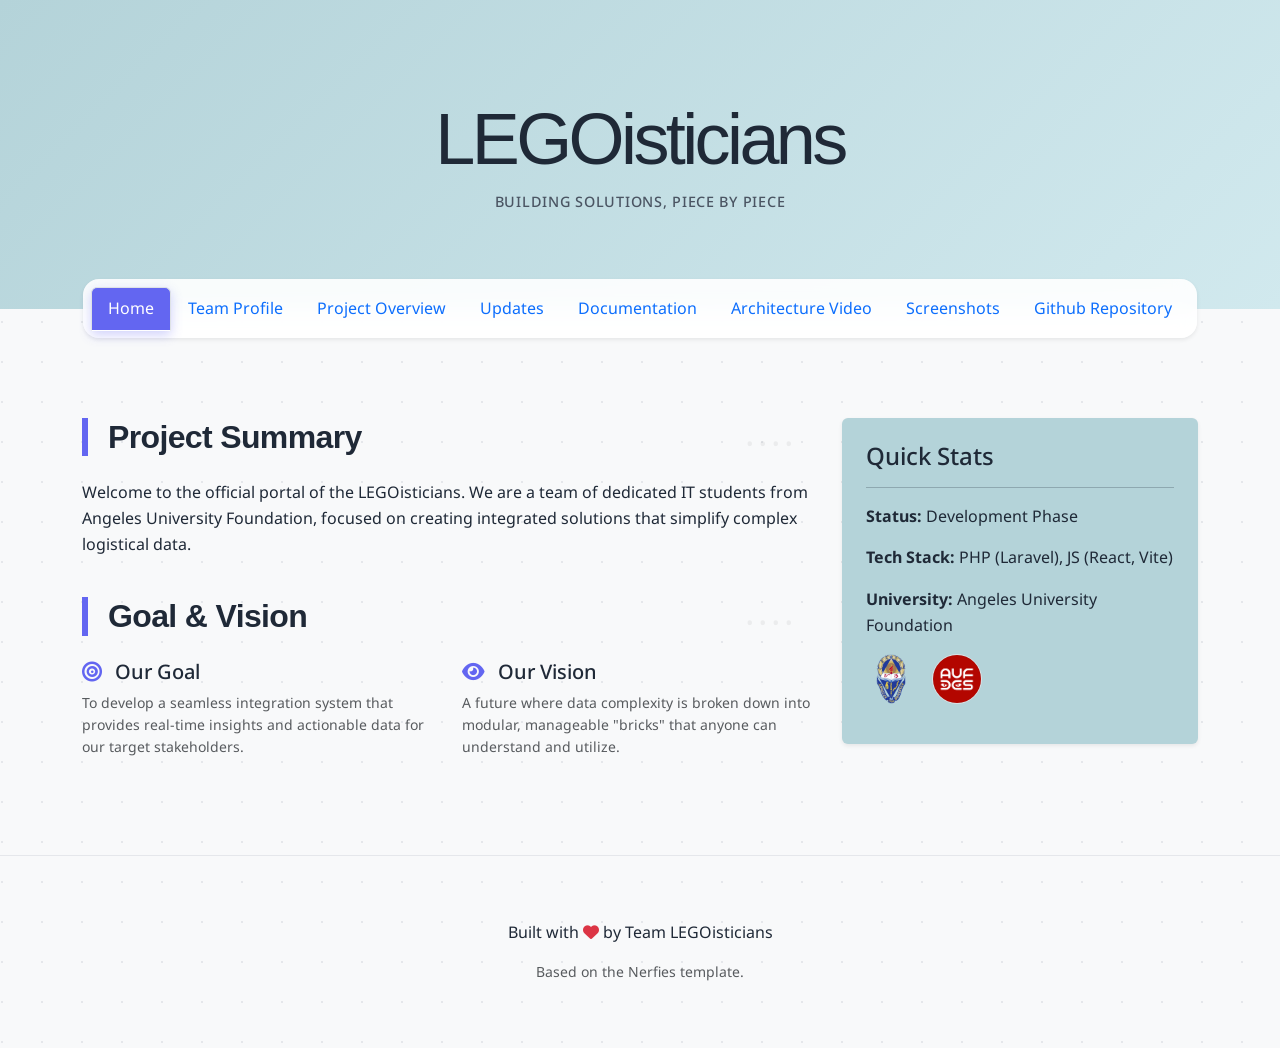
<file: index.html>
<!DOCTYPE html>
<html lang="en">
<head>
  <meta charset="utf-8">
  <meta name="viewport" content="width=device-width, initial-scale=1">
  <title>LEGOisticians - Home</title>
  <link href="https://fonts.googleapis.com/css?family=Google+Sans|Noto+Sans|Castoro" rel="stylesheet">
  <link href="https://cdn.jsdelivr.net/npm/bootstrap@5.3.0/dist/css/bootstrap.min.css" rel="stylesheet">
  <link rel="stylesheet" href="https://cdnjs.cloudflare.com/ajax/libs/font-awesome/6.4.0/css/all.min.css">
  <link rel="stylesheet" href="style.css">
</head>
<body>

<header class="hero text-center">
  <div class="container">
    <h1 class="display-4">LEGOisticians</h1>
    <p class="lead">Building Solutions, Piece by Piece</p>
  </div>
</header>

<div class="container sticky-top">
  <ul class="nav nav-tabs shadow-sm">
    <li class="nav-item">
      <a class="nav-link active" href="index.html">Home</a>
    </li>
    <li class="nav-item">
      <a class="nav-link" href="team.html">Team Profile</a>
    </li>
    <li class="nav-item">
      <a class="nav-link" href="overview.html">Project Overview</a>
    </li>
    <li class="nav-item">
      <a class="nav-link" href="updates.html">Updates</a>
    </li>
    <li class="nav-item">
      <a class="nav-link" href="documentation.html">Documentation</a>
    </li>
    <li class="nav-item">
      <a class="nav-link" href="video.html">Architecture Video</a>
    </li>
    <li class="nav-item">
      <a class="nav-link" href="screenshots.html">Screenshots</a>
    </li>
    <li class="nav-item">
      <a class="nav-link" href="repository.html">Github Repository</a>
    </li>
  </ul>
</div>

<main class="content-area">
  <div class="container">
    <div class="row g-4">
      <div class="col-md-8">
        <div class="section-card mb-4">
          <h2 class="accent-border mb-4">Project Summary</h2>
          <p>Welcome to the official portal of the LEGOisticians. We are a team of dedicated IT students from Angeles University Foundation, focused on creating integrated solutions that simplify complex logistical data.</p>
        </div>
        <div class="section-card">
          <h2 class="accent-border mb-4">Goal & Vision</h2>
          <div class="row">
              <div class="col-md-6">
                  <h5><i class="fas fa-bullseye me-2" style="color: var(--accent-color);"></i> Our Goal</h5>
                  <p class="small text-muted">To develop a seamless integration system that provides real-time insights and actionable data for our target stakeholders.</p>
              </div>
              <div class="col-md-6">
                  <h5><i class="fas fa-eye me-2" style="color: var(--accent-color);"></i> Our Vision</h5>
                  <p class="small text-muted">A future where data complexity is broken down into modular, manageable "bricks" that anyone can understand and utilize.</p>
              </div>
          </div>
        </div>
      </div>
      <div class="col-md-4">
          <div class="p-4 rounded shadow-sm" style="background-color: var(--sub-bg);">
              <h4>Quick Stats</h4>
              <hr>
              <p><strong>Status:</strong> Development Phase</p>
              <p><strong>Tech Stack:</strong> PHP (Laravel), JS (React, Vite)</p>
              <p><strong>University:</strong> Angeles University Foundation</p>
              <div class="d-flex align-items-center gap-3 mb-3">
                  <img src="static/images/logo_auf.png" alt="AUF Logo" style="height: 50px; width: auto;">
                  <img src="static/images/logo_auf_ccs.png" 
                        alt="CCS Logo" 
                        class="rounded-circle" 
                        style="height: 50px; width: 50px; object-fit: cover; border: 1px solid #dee2e6;">
              </div>
          </div>
      </div>
    </div>
  </div>
</main>

<footer class="footer text-center">
  <div class="container">
    <p>Built with <i class="fas fa-heart text-danger"></i> by Team LEGOisticians</p>
    <p class="small text-muted mb-0">Based on the Nerfies template.</p>
  </div>
</footer>

<script src="https://cdn.jsdelivr.net/npm/bootstrap@5.3.0/dist/js/bootstrap.bundle.min.js"></script>
</body>
</html>
</file>
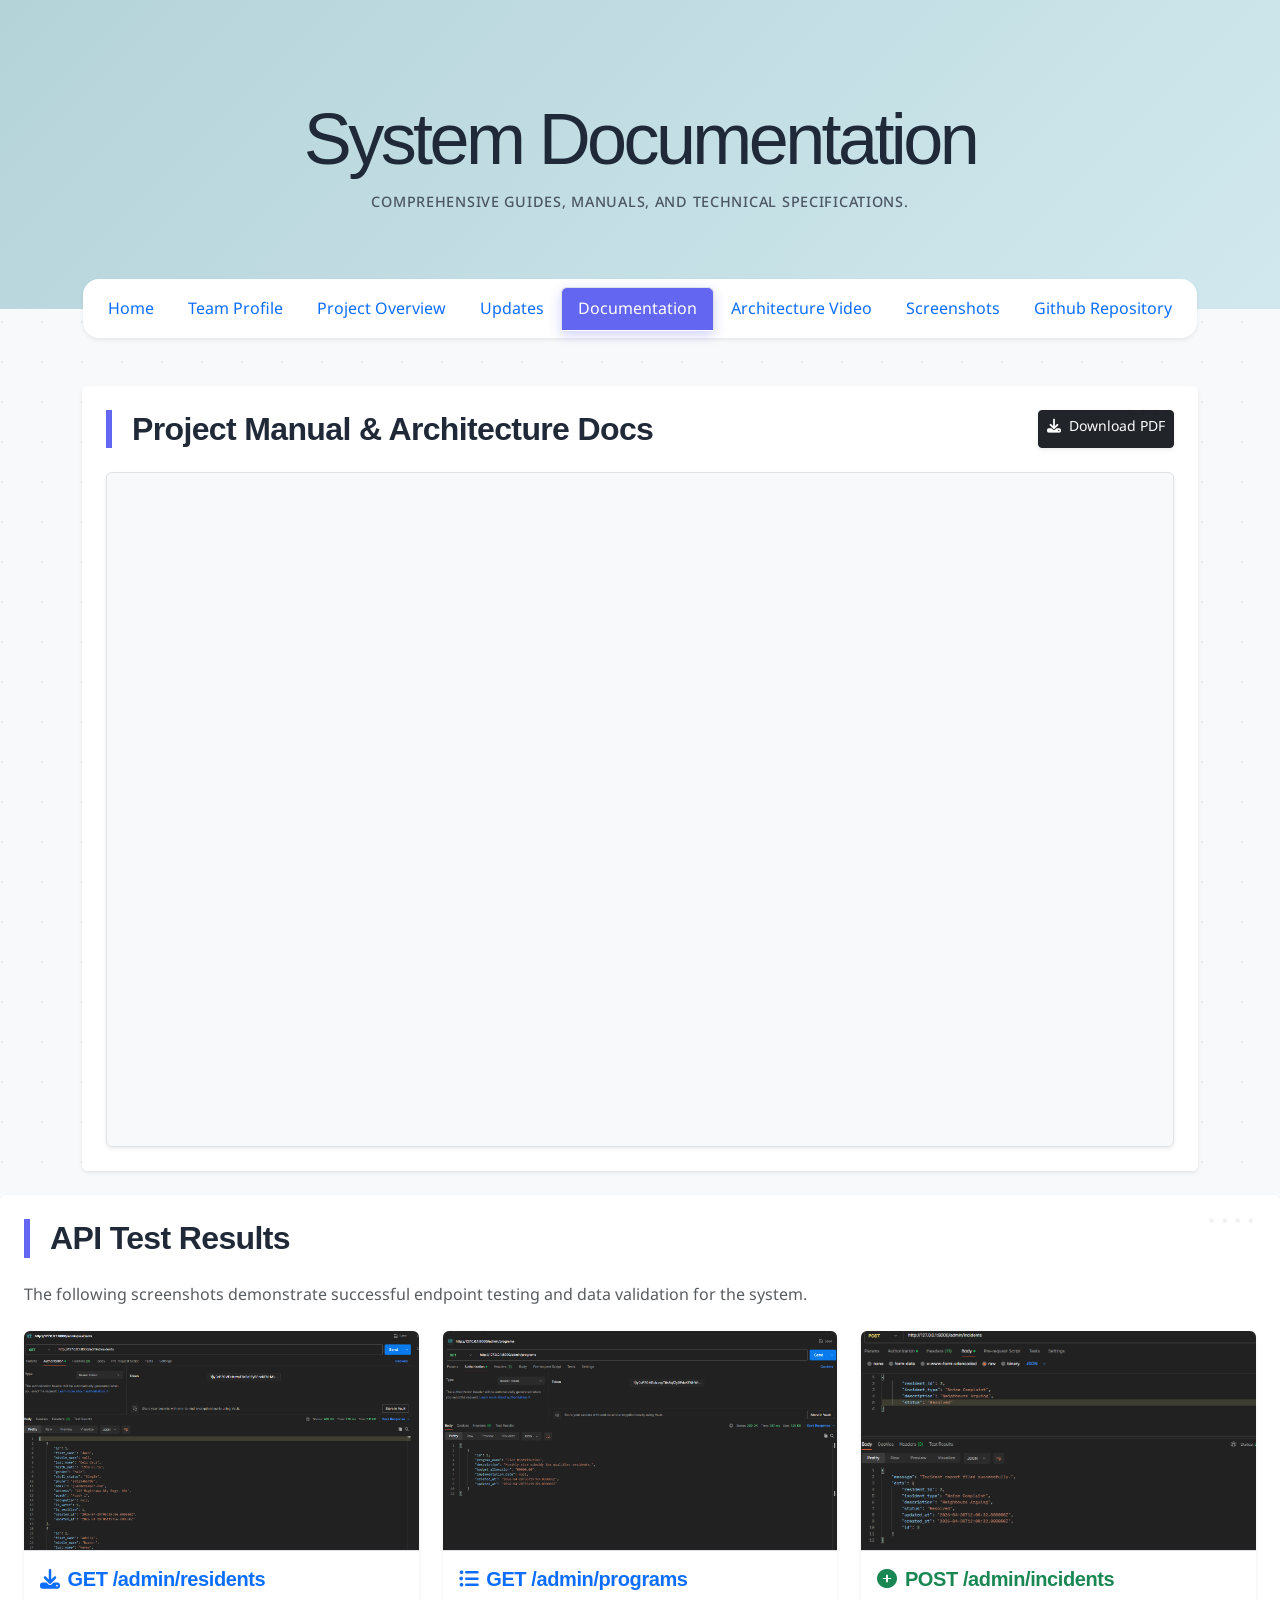
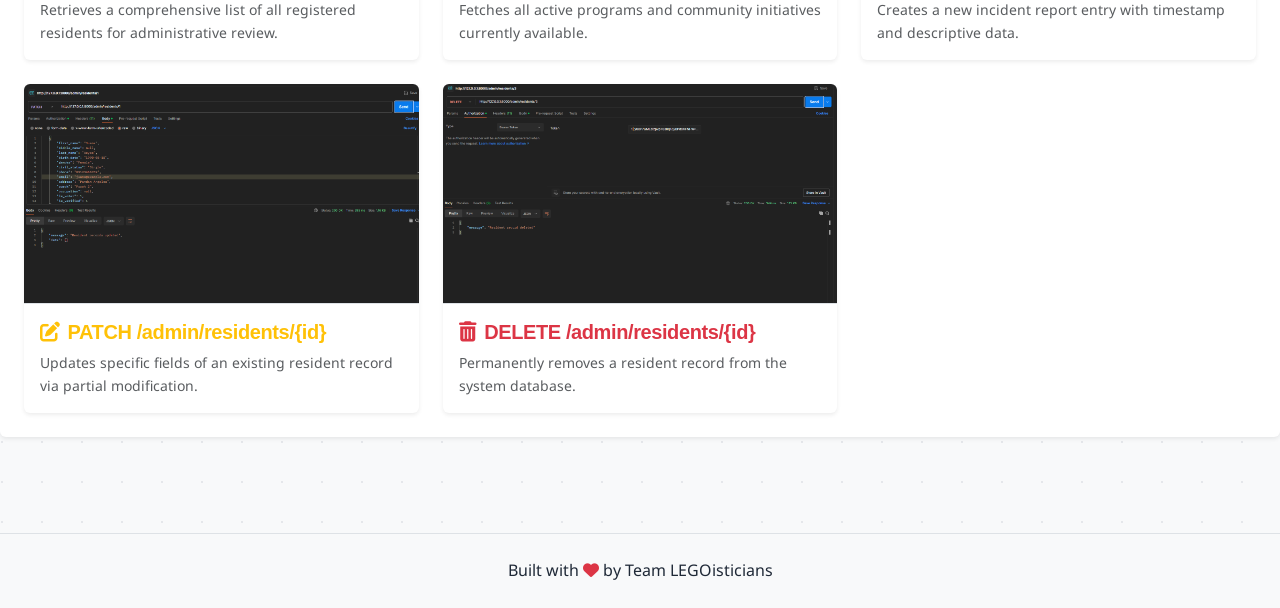
<file: documentation.html>
<!DOCTYPE html>
<html lang="en">
<head>
  <meta charset="utf-8">
  <meta name="viewport" content="width=device-width, initial-scale=1">
  <title>LEGOisticians - Documentation</title>
  <link href="https://fonts.googleapis.com/css?family=Google+Sans|Noto+Sans|Castoro" rel="stylesheet">
  <link href="https://cdn.jsdelivr.net/npm/bootstrap@5.3.0/dist/css/bootstrap.min.css" rel="stylesheet">
  <link rel="stylesheet" href="https://cdnjs.cloudflare.com/ajax/libs/font-awesome/6.4.0/css/all.min.css">
  <link rel="stylesheet" href="style.css">
</head>
<body>

<header class="hero text-center">
  <div class="container">
    <h1 class="display-4">System Documentation</h1>
    <p class="lead">Comprehensive guides, manuals, and technical specifications.</p>
  </div>
</header>

<div class="container sticky-top">
  <ul class="nav nav-tabs shadow-sm bg-white">
    <li class="nav-item"><a class="nav-link" href="index.html">Home</a></li>
    <li class="nav-item"><a class="nav-link" href="team.html">Team Profile</a></li>
    <li class="nav-item"><a class="nav-link" href="overview.html">Project Overview</a></li>
    <li class="nav-item"><a class="nav-link" href="updates.html">Updates</a></li>
    <li class="nav-item"><a class="nav-link active" href="documentation.html">Documentation</a></li>
    <li class="nav-item"><a class="nav-link" href="video.html">Architecture Video</a></li>
    <li class="nav-item"><a class="nav-link" href="screenshots.html">Screenshots</a></li>
    <li class="nav-item">
      <a class="nav-link" href="repository.html">Github Repository</a>
    </li>
  </ul>
</div>

<main class="content-area py-5">
  <div class="container">
    <div class="section-card bg-white p-4 rounded shadow-sm">
      <div class="d-flex justify-content-between items-center mb-4">
        <h2 class="accent-border m-0">Project Manual & Architecture Docs</h2>
        <a href="static/API_Documentation.pdf" download class="btn btn-dark btn-sm shadow-sm">
          <i class="fas fa-download me-2"></i>Download PDF
        </a>
      </div>
      
      <div class="border rounded shadow-sm overflow-hidden w-100 bg-light d-flex justify-content-center align-items-center" style="height: 75vh; min-height: 600px;">
        <iframe 
            src="static/API_Documentation.pdf#toolbar=0&navpanes=0" 
            width="100%" 
            height="100%" 
            style="border: none;"
            allowfullscreen>
        </iframe>
      </div>

    </div>
  </div>

<div class="section-card bg-white p-4 rounded shadow-sm mt-4">
    <h2 class="accent-border mb-4">API Test Results</h2>
    <p class="text-muted mb-4">The following screenshots demonstrate successful endpoint testing and data validation for the system.</p>
    
    <div class="row g-4">
        <!-- GET Residents -->
        <div class="col-md-6 col-lg-4">
            <div class="card h-100 border-0 shadow-sm overflow-hidden">
                <div class="bg-light d-flex align-items-center justify-content-center border-bottom" style="height: 220px;">
                    <img src="static/images/api_1.png" class="img-fluid" style="height: 100%; width: 100%; object-fit: cover;" alt="GET Residents" onerror="this.src='https://via.placeholder.com/400x250?text=GET+Residents+Test'">
                </div>
                <div class="card-body">
                    <h5 class="card-title text-primary"><i class="fas fa-download me-2"></i>GET /admin/residents</h5>
                    <p class="card-text small text-muted">Retrieves a comprehensive list of all registered residents for administrative review.</p>
                </div>
            </div>
        </div>

        <!-- GET Programs -->
        <div class="col-md-6 col-lg-4">
            <div class="card h-100 border-0 shadow-sm overflow-hidden">
                <div class="bg-light d-flex align-items-center justify-content-center border-bottom" style="height: 220px;">
                    <img src="static/images/api_2.png" class="img-fluid" style="height: 100%; width: 100%; object-fit: cover;" alt="GET Programs" onerror="this.src='https://via.placeholder.com/400x250?text=GET+Programs+Test'">
                </div>
                <div class="card-body">
                    <h5 class="card-title text-primary"><i class="fas fa-list-ul me-2"></i>GET /admin/programs</h5>
                    <p class="card-text small text-muted">Fetches all active programs and community initiatives currently available.</p>
                </div>
            </div>
        </div>

        <!-- POST Incidents -->
        <div class="col-md-6 col-lg-4">
            <div class="card h-100 border-0 shadow-sm overflow-hidden">
                <div class="bg-light d-flex align-items-center justify-content-center border-bottom" style="height: 220px;">
                    <img src="static/images/api_3.png" class="img-fluid" style="height: 100%; width: 100%; object-fit: cover;" alt="POST Incident" onerror="this.src='https://via.placeholder.com/400x250?text=POST+Incident+Test'">
                </div>
                <div class="card-body">
                    <h5 class="card-title text-success"><i class="fas fa-plus-circle me-2"></i>POST /admin/incidents</h5>
                    <p class="card-text small text-muted">Creates a new incident report entry with timestamp and descriptive data.</p>
                </div>
            </div>
        </div>

        <!-- PATCH Resident -->
        <div class="col-md-6 col-lg-4">
            <div class="card h-100 border-0 shadow-sm overflow-hidden">
                <div class="bg-light d-flex align-items-center justify-content-center border-bottom" style="height: 220px;">
                    <img src="static/images/api_4.png" class="img-fluid" style="height: 100%; width: 100%; object-fit: cover;" alt="PATCH Resident" onerror="this.src='https://via.placeholder.com/400x250?text=PATCH+Resident+Test'">
                </div>
                <div class="card-body">
                    <h5 class="card-title text-warning"><i class="fas fa-edit me-2"></i>PATCH /admin/residents/{id}</h5>
                    <p class="card-text small text-muted">Updates specific fields of an existing resident record via partial modification.</p>
                </div>
            </div>
        </div>

        <!-- DELETE Resident -->
        <div class="col-md-6 col-lg-4">
            <div class="card h-100 border-0 shadow-sm overflow-hidden">
                <div class="bg-light d-flex align-items-center justify-content-center border-bottom" style="height: 220px;">
                    <img src="static/images/api_5.png" class="img-fluid" style="height: 100%; width: 100%; object-fit: cover;" alt="DELETE Resident" onerror="this.src='https://via.placeholder.com/400x250?text=DELETE+Resident+Test'">
                </div>
                <div class="card-body">
                    <h5 class="card-title text-danger"><i class="fas fa-trash-alt me-2"></i>DELETE /admin/residents/{id}</h5>
                    <p class="card-text small text-muted">Permanently removes a resident record from the system database.</p>
                </div>
            </div>
        </div>
    </div>
</div>
</main>

<footer class="footer text-center mt-5 py-4 bg-light border-top">
  <div class="container">
    <p class="mb-0">Built with <i class="fas fa-heart text-danger"></i> by Team LEGOisticians</p>
  </div>
</footer>

<script src="https://cdn.jsdelivr.net/npm/bootstrap@5.3.0/dist/js/bootstrap.bundle.min.js"></script>
</body>
</html>
</file>
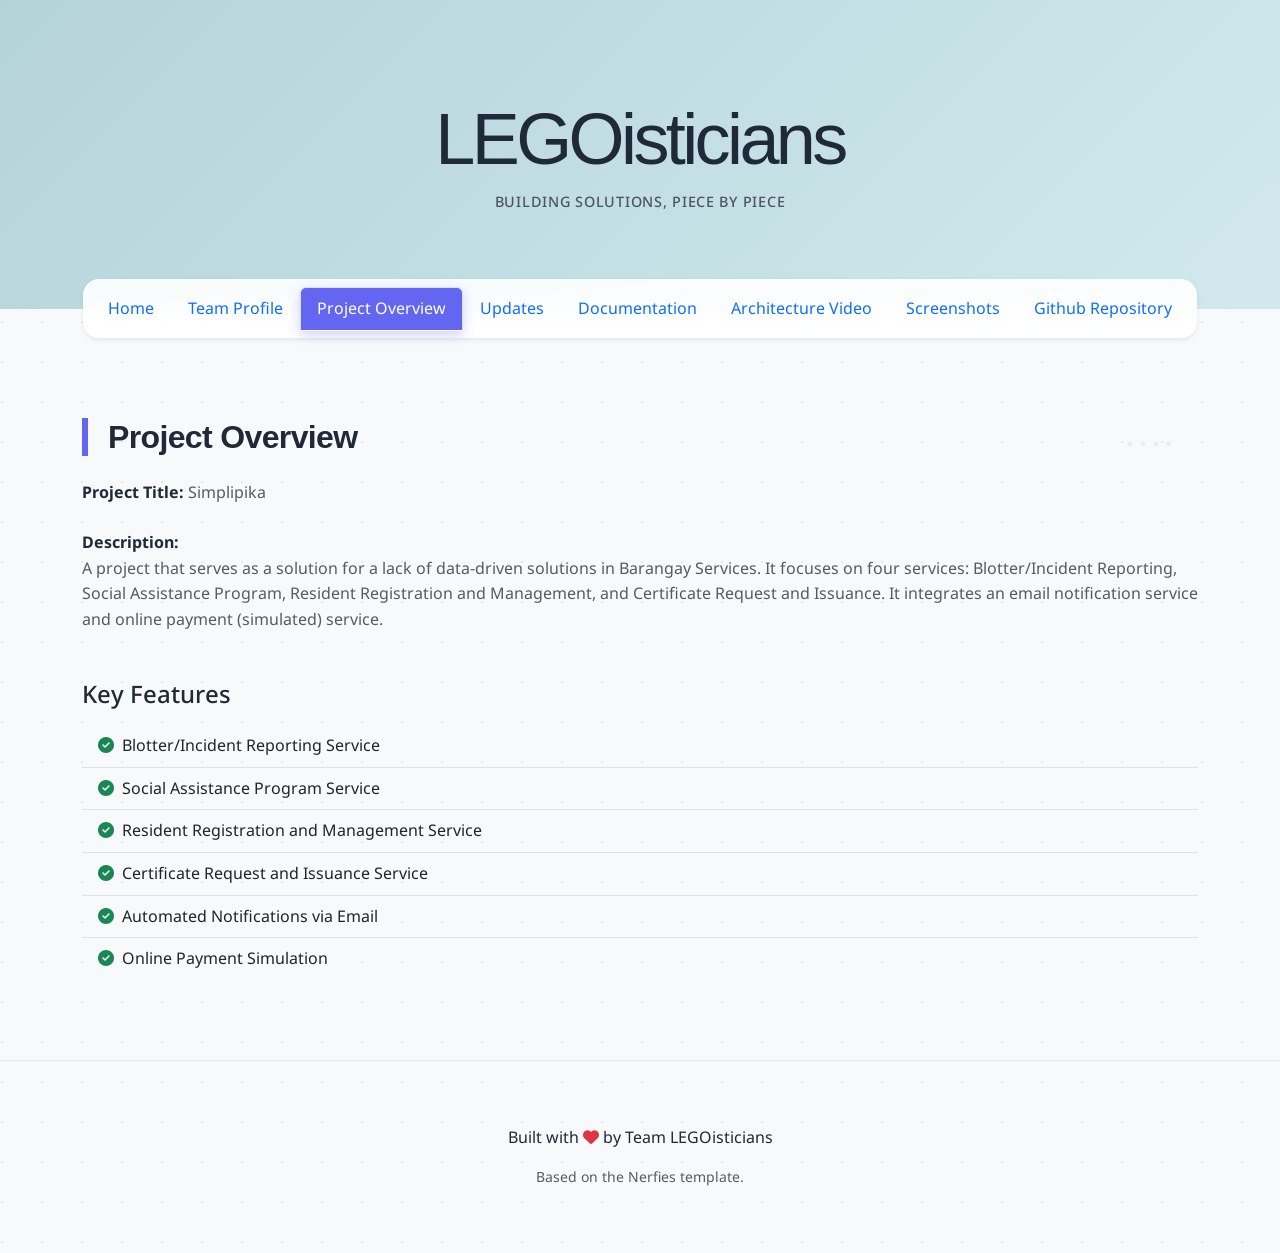
<file: overview.html>
<!DOCTYPE html>
<html lang="en">
<head>
  <meta charset="utf-8">
  <meta name="viewport" content="width=device-width, initial-scale=1">
  <title>LEGOisticians - Overview</title>
  <link href="https://fonts.googleapis.com/css?family=Google+Sans|Noto+Sans|Castoro" rel="stylesheet">
  <link href="https://cdn.jsdelivr.net/npm/bootstrap@5.3.0/dist/css/bootstrap.min.css" rel="stylesheet">
  <link rel="stylesheet" href="https://cdnjs.cloudflare.com/ajax/libs/font-awesome/6.4.0/css/all.min.css">
  <link rel="stylesheet" href="style.css">
</head>
<body>

<header class="hero text-center">
  <div class="container">
    <h1 class="display-4">LEGOisticians</h1>
    <p class="lead">Building Solutions, Piece by Piece</p>
  </div>
</header>

<div class="container sticky-top">
  <ul class="nav nav-tabs shadow-sm">
    <li class="nav-item">
      <a class="nav-link" href="index.html">Home</a>
    </li>
    <li class="nav-item">
      <a class="nav-link" href="team.html">Team Profile</a>
    </li>
    <li class="nav-item">
      <a class="nav-link active" href="overview.html">Project Overview</a>
    </li>
    <li class="nav-item">
      <a class="nav-link" href="updates.html">Updates</a>
    </li>
    <li class="nav-item">
      <a class="nav-link" href="documentation.html">Documentation</a>
    </li>
    <li class="nav-item">
      <a class="nav-link" href="video.html">Architecture Video</a>
    </li>
    <li class="nav-item">
      <a class="nav-link" href="screenshots.html">Screenshots</a>
    </li>
    <li class="nav-item">
      <a class="nav-link" href="repository.html">Github Repository</a>
    </li>
  </ul>
</div>

<main class="content-area">
  <div class="container">
    <div class="section-card">
      <h2 class="accent-border mb-4">Project Overview</h2>
      <div class="mb-4">
        <label class="fw-bold">Project Title:</label>
        <span class="text-muted">Simplipika</span>
      </div>
      <div class="mb-4">
        <label class="fw-bold d-block">Description:</label>
        <p class="text-muted">A project that serves as a solution for a lack of data-driven solutions in Barangay Services. It focuses on four services: Blotter/Incident Reporting, Social Assistance Program, Resident Registration and Management, and Certificate Request and Issuance. It integrates an email notification service and online payment (simulated) service. </p>
      </div>
      <h4 class="mt-5">Key Features</h4>
      <ul class="list-group list-group-flush mt-3">
        <li class="list-group-item bg-transparent"><i class="fas fa-check-circle me-2 text-success"></i>Blotter/Incident Reporting Service</li>
        <li class="list-group-item bg-transparent"><i class="fas fa-check-circle me-2 text-success"></i>Social Assistance Program Service</li>
        <li class="list-group-item bg-transparent"><i class="fas fa-check-circle me-2 text-success"></i>Resident Registration and Management Service</li>
        <li class="list-group-item bg-transparent"><i class="fas fa-check-circle me-2 text-success"></i>Certificate Request and Issuance Service</li>
        <li class="list-group-item bg-transparent"><i class="fas fa-check-circle me-2 text-success"></i>Automated Notifications via Email</li>
        <li class="list-group-item bg-transparent"><i class="fas fa-check-circle me-2 text-success"></i>Online Payment Simulation</li>
      </ul>
    </div>
  </div>
</main>

<footer class="footer text-center">
  <div class="container">
    <p>Built with <i class="fas fa-heart text-danger"></i> by Team LEGOisticians</p>
    <p class="small text-muted mb-0">Based on the Nerfies template.</p>
  </div>
</footer>

<script src="https://cdn.jsdelivr.net/npm/bootstrap@5.3.0/dist/js/bootstrap.bundle.min.js"></script>
</body>
</html>
</file>
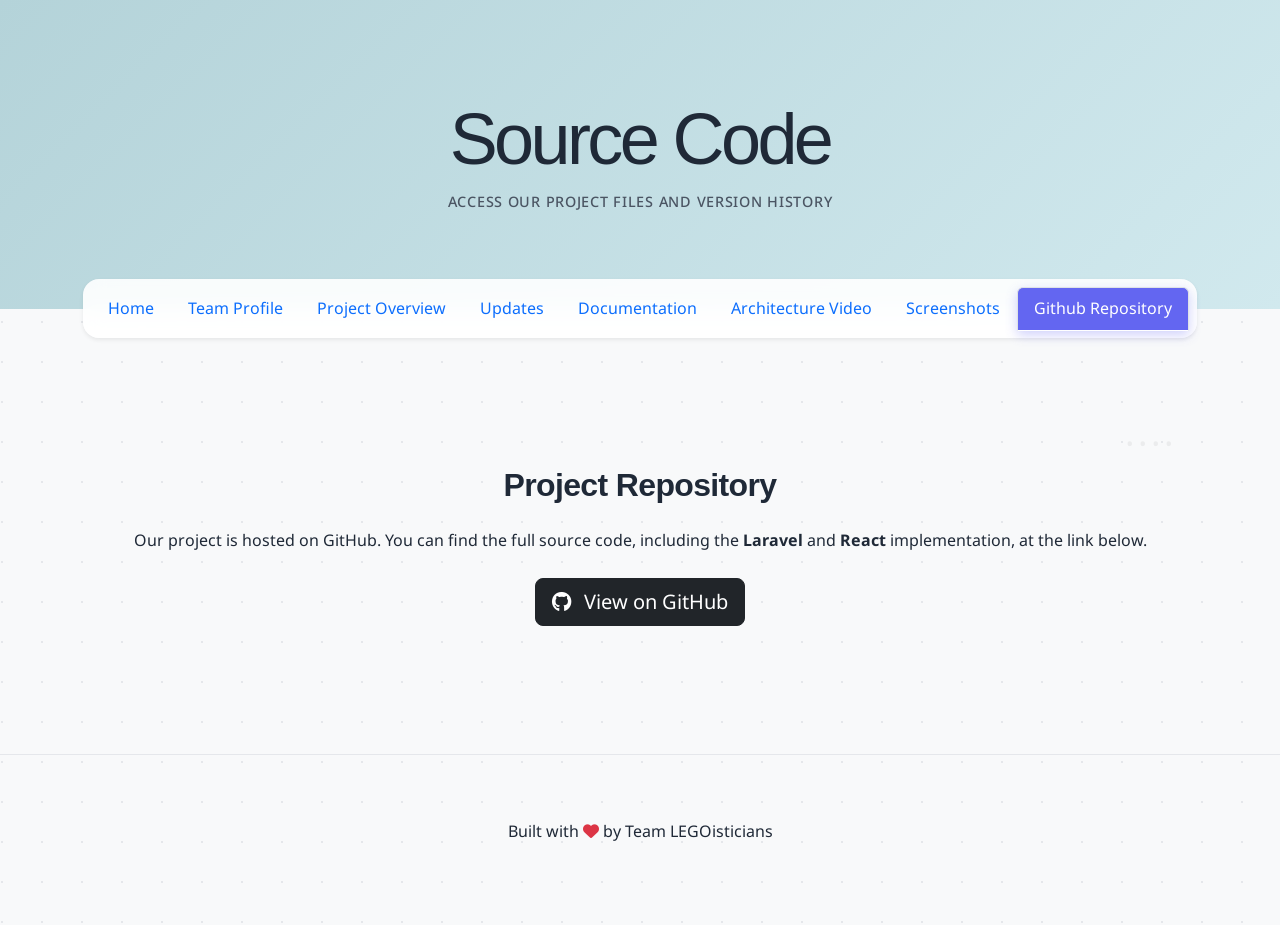
<file: repository.html>
<!DOCTYPE html>
<html lang="en">
<head>
  <meta charset="utf-8">
  <meta name="viewport" content="width=device-width, initial-scale=1">
  <title>Github Repository - LEGOisticians</title>
  <link href="https://fonts.googleapis.com/css?family=Google+Sans|Noto+Sans|Castoro" rel="stylesheet">
  <link href="https://cdn.jsdelivr.net/npm/bootstrap@5.3.0/dist/css/bootstrap.min.css" rel="stylesheet">
  <link rel="stylesheet" href="https://cdnjs.cloudflare.com/ajax/libs/font-awesome/6.4.0/css/all.min.css">
  <link rel="stylesheet" href="style.css">
</head>
<body>

<header class="hero text-center">
  <div class="container">
    <h1 class="display-4">Source Code</h1>
    <p class="lead">Access our project files and version history</p>
  </div>
</header>

<div class="container sticky-top">
  <ul class="nav nav-tabs shadow-sm">
    <li class="nav-item"><a class="nav-link" href="index.html">Home</a></li>
    <li class="nav-item"><a class="nav-link" href="team.html">Team Profile</a></li>
    <li class="nav-item"><a class="nav-link" href="overview.html">Project Overview</a></li>
    <li class="nav-item"><a class="nav-link" href="updates.html">Updates</a></li>
    <li class="nav-item"><a class="nav-link" href="documentation.html">Documentation</a></li>
    <li class="nav-item"><a class="nav-link" href="video.html">Architecture Video</a></li>
    <li class="nav-item"><a class="nav-link" href="screenshots.html">Screenshots</a></li>
    <li class="nav-item"><a class="nav-link active" href="repository.html">Github Repository</a></li>
  </ul>
</div>

<main class="content-area">
  <div class="container">
    <div class="section-card text-center p-5">
      <h2 class="mb-4">Project Repository</h2>
      <p class="mb-4">Our project is hosted on GitHub. You can find the full source code, including the <strong>Laravel</strong> and <strong>React</strong> implementation, at the link below.</p>
      
      <a href="https://github.com/Justine2802/sia-final-update" target="_blank" class="btn btn-dark btn-lg">
        <i class="fab fa-github me-2"></i> View on GitHub
      </a>
    </div>
  </div>
</main>

<footer class="footer text-center">
  <div class="container">
    <p>Built with <i class="fas fa-heart text-danger"></i> by Team LEGOisticians</p>
  </div>
</footer>

<script src="https://cdn.jsdelivr.net/npm/bootstrap@5.3.0/dist/js/bootstrap.bundle.min.js"></script>
</body>
</html>
</file>
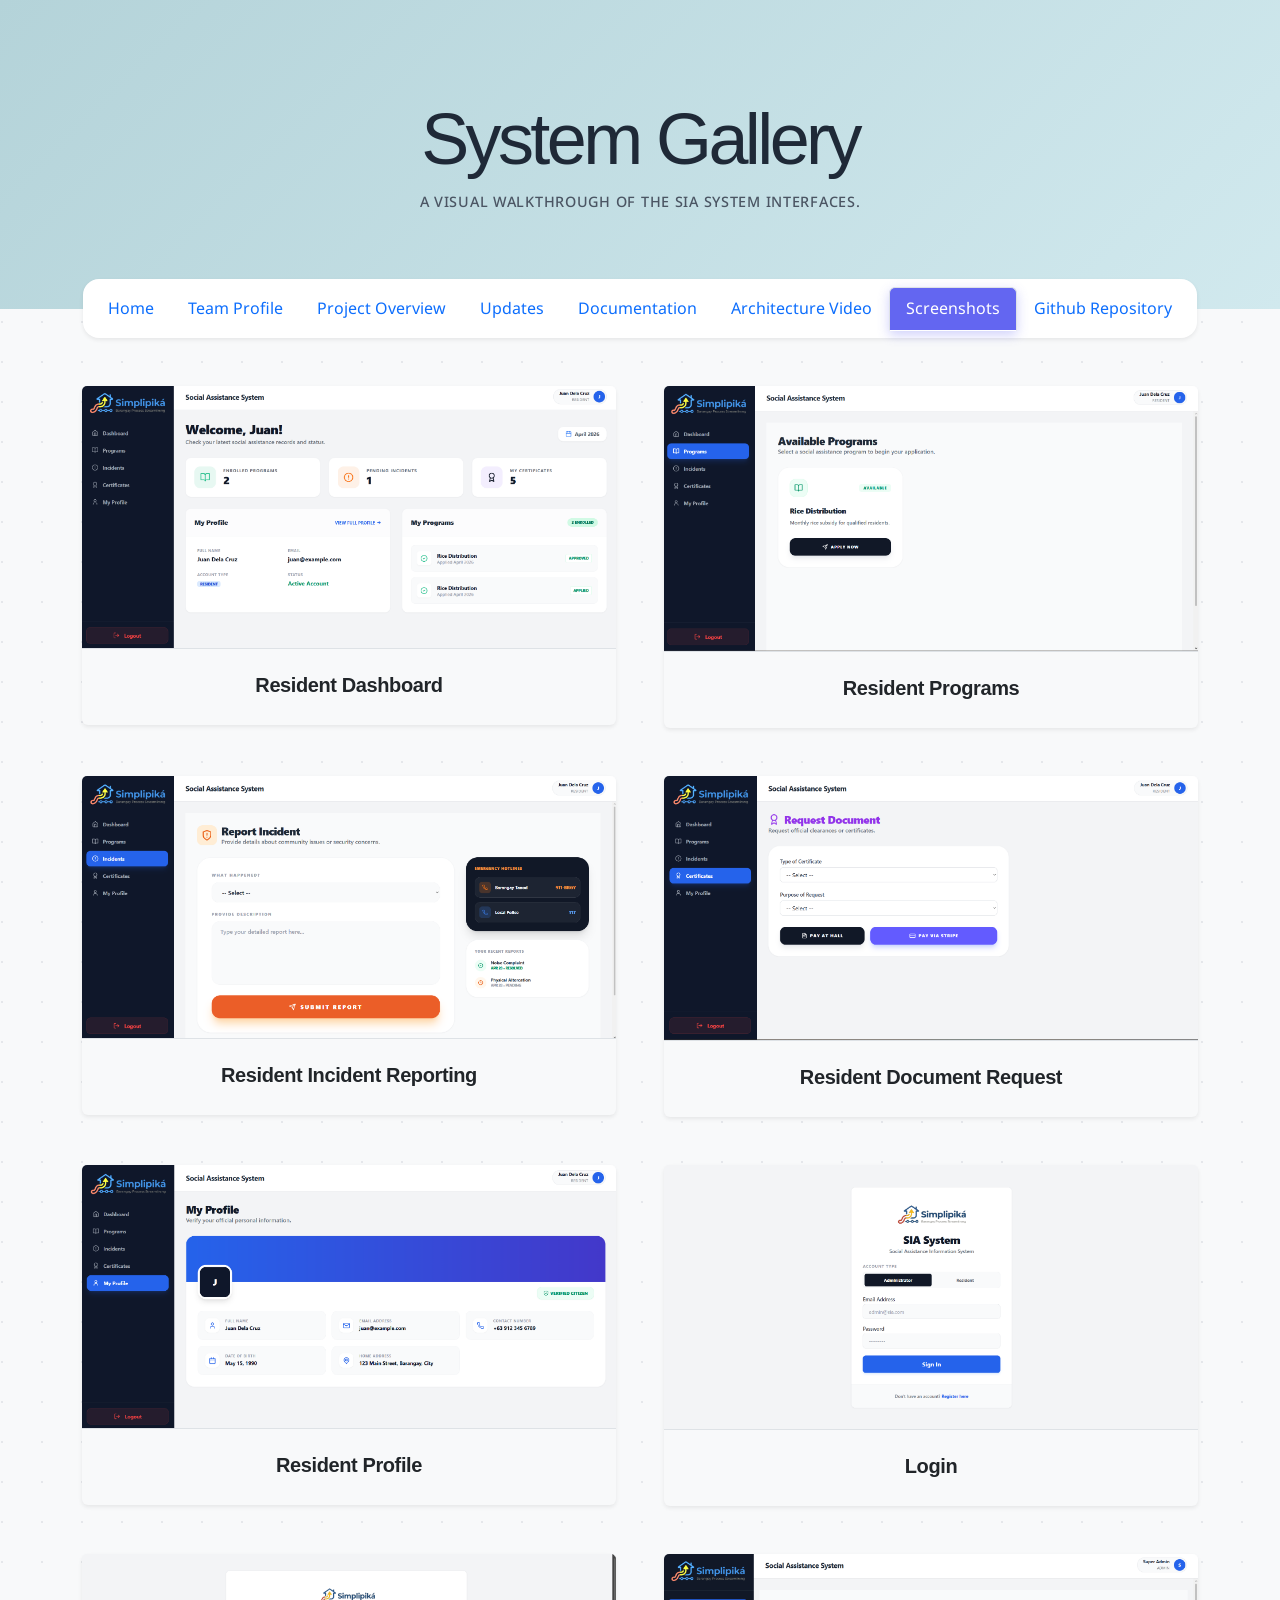
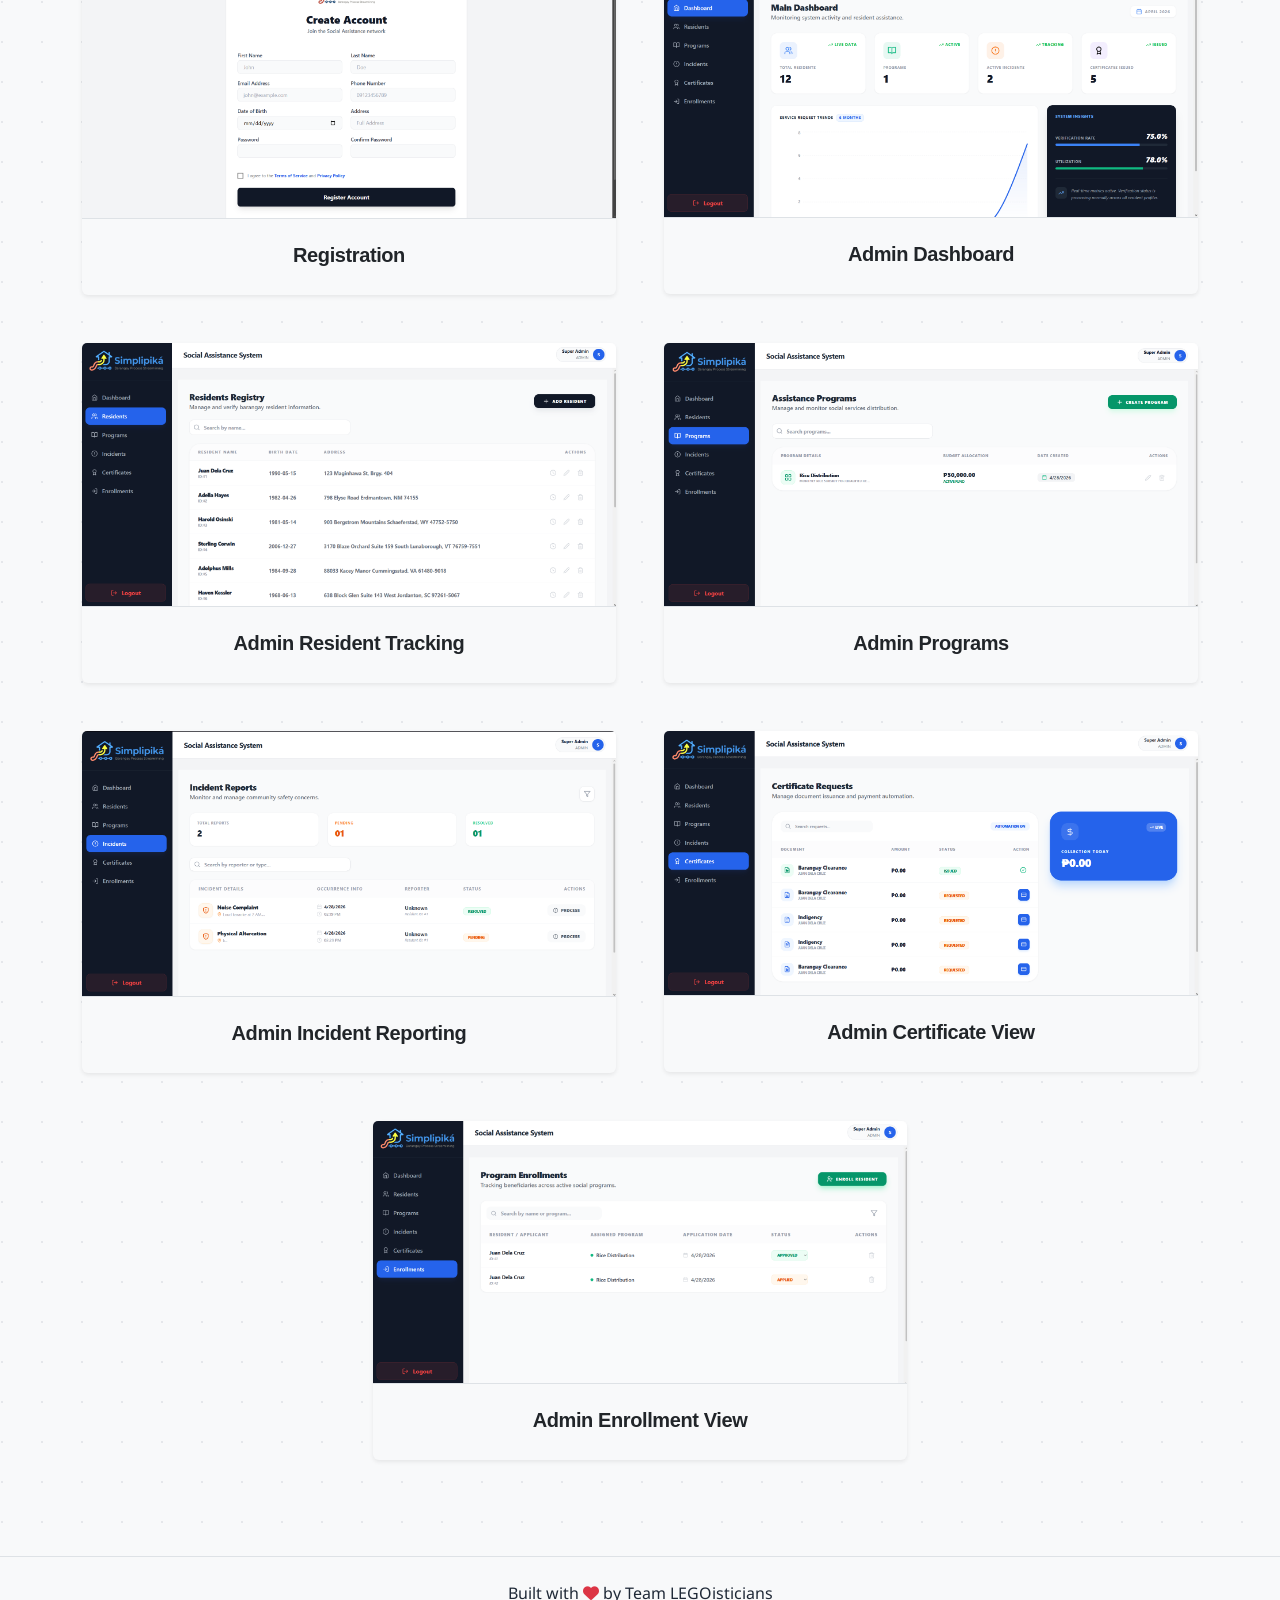
<file: screenshots.html>
<!DOCTYPE html>
<html lang="en">
<head>
  <meta charset="utf-8">
  <meta name="viewport" content="width=device-width, initial-scale=1">
  <title>LEGOisticians - System Screenshots</title>
  <link href="https://fonts.googleapis.com/css?family=Google+Sans|Noto+Sans|Castoro" rel="stylesheet">
  <link href="https://cdn.jsdelivr.net/npm/bootstrap@5.3.0/dist/css/bootstrap.min.css" rel="stylesheet">
  <link rel="stylesheet" href="https://cdnjs.cloudflare.com/ajax/libs/font-awesome/6.4.0/css/all.min.css">
  <link rel="stylesheet" href="style.css">
</head>
<body>

<header class="hero text-center">
  <div class="container">
    <h1 class="display-4">System Gallery</h1>
    <p class="lead">A visual walkthrough of the SIA System interfaces.</p>
  </div>
</header>

<div class="container sticky-top">
  <ul class="nav nav-tabs shadow-sm bg-white">
    <li class="nav-item"><a class="nav-link" href="index.html">Home</a></li>
    <li class="nav-item"><a class="nav-link" href="team.html">Team Profile</a></li>
    <li class="nav-item"><a class="nav-link" href="overview.html">Project Overview</a></li>
    <li class="nav-item"><a class="nav-link" href="updates.html">Updates</a></li>
    <li class="nav-item"><a class="nav-link" href="documentation.html">Documentation</a></li>
    <li class="nav-item"><a class="nav-link" href="video.html">Architecture Video</a></li>
    <li class="nav-item"><a class="nav-link active" href="screenshots.html">Screenshots</a></li>
    <li class="nav-item">
      <a class="nav-link" href="repository.html">Github Repository</a>
    </li>
  </ul>
</div>

<main class="content-area py-5">
  <div class="container">
    <div class="row g-5">
      
      <div class="col-12 col-md-6">
        <div class="card shadow-sm border-0 bg-light">
          <img src="static/images/1.png" class="card-img-top border-bottom" alt="Admin Dashboard" onerror="this.onerror=null; this.src='https://via.placeholder.com/800x450?text=Admin+Dashboard'">
          <div class="card-body p-4 text-center">
            <h5 class="card-title mb-1 fw-bold">Resident Dashboard</h5>
          </div>
        </div>
      </div>

      <div class="col-12 col-md-6">
        <div class="card shadow-sm border-0 bg-light">
          <img src="static/images/2.png" class="card-img-top border-bottom" alt="Resident Portal" onerror="this.onerror=null; this.src='https://via.placeholder.com/800x450?text=Resident+Portal'">
          <div class="card-body p-4 text-center">
            <h5 class="card-title mb-1 fw-bold">Resident Programs</h5>
          </div>
        </div>
      </div>

      <div class="col-12 col-md-6">
        <div class="card shadow-sm border-0 bg-light">
          <img src="static/images/3.png" class="card-img-top border-bottom" alt="Certificate Issuance" onerror="this.onerror=null; this.src='https://via.placeholder.com/800x450?text=Certificates+%26+Stripe'">
          <div class="card-body p-4 text-center">
            <h5 class="card-title mb-1 fw-bold">Resident Incident Reporting</h5>
          </div>
        </div>
      </div>

      <div class="col-12 col-md-6">
        <div class="card shadow-sm border-0 bg-light">
          <img src="static/images/4.png" class="card-img-top border-bottom" alt="Program Enrollments" onerror="this.onerror=null; this.src='https://via.placeholder.com/800x450?text=Program+Enrollments'">
          <div class="card-body p-4 text-center">
            <h5 class="card-title mb-1 fw-bold">Resident Document Request</h5>
          </div>
        </div>
      </div>

      <div class="col-12 col-md-6 mx-auto">
        <div class="card shadow-sm border-0 bg-light">
          <img src="static/images/5.png" class="card-img-top border-bottom" alt="Incident Reports" onerror="this.onerror=null; this.src='https://via.placeholder.com/800x450?text=Incident+Reports'">
          <div class="card-body p-4 text-center">
            <h5 class="card-title mb-1 fw-bold">Resident Profile</h5>
          </div>
        </div>
      </div>

      <div class="col-12 col-md-6 mx-auto">
        <div class="card shadow-sm border-0 bg-light">
          <img src="static/images/6.png" class="card-img-top border-bottom" alt="Incident Reports" onerror="this.onerror=null; this.src='https://via.placeholder.com/800x450?text=Incident+Reports'">
          <div class="card-body p-4 text-center">
            <h5 class="card-title mb-1 fw-bold">Login</h5>
          </div>
        </div>
      </div>

      <div class="col-12 col-md-6 mx-auto">
        <div class="card shadow-sm border-0 bg-light">
          <img src="static/images/7.png" class="card-img-top border-bottom" alt="Incident Reports" onerror="this.onerror=null; this.src='https://via.placeholder.com/800x450?text=Incident+Reports'">
          <div class="card-body p-4 text-center">
            <h5 class="card-title mb-1 fw-bold">Registration</h5>
          </div>
        </div>
      </div>

      <div class="col-12 col-md-6 mx-auto">
        <div class="card shadow-sm border-0 bg-light">
          <img src="static/images/8.png" class="card-img-top border-bottom" alt="Incident Reports" onerror="this.onerror=null; this.src='https://via.placeholder.com/800x450?text=Incident+Reports'">
          <div class="card-body p-4 text-center">
            <h5 class="card-title mb-1 fw-bold">Admin Dashboard</h5>
          </div>
        </div>
      </div>

      <div class="col-12 col-md-6 mx-auto">
        <div class="card shadow-sm border-0 bg-light">
          <img src="static/images/9.png" class="card-img-top border-bottom" alt="Incident Reports" onerror="this.onerror=null; this.src='https://via.placeholder.com/800x450?text=Incident+Reports'">
          <div class="card-body p-4 text-center">
            <h5 class="card-title mb-1 fw-bold">Admin Resident Tracking</h5>
          </div>
        </div>
      </div>

      <div class="col-12 col-md-6 mx-auto">
        <div class="card shadow-sm border-0 bg-light">
          <img src="static/images/10.png" class="card-img-top border-bottom" alt="Incident Reports" onerror="this.onerror=null; this.src='https://via.placeholder.com/800x450?text=Incident+Reports'">
          <div class="card-body p-4 text-center">
            <h5 class="card-title mb-1 fw-bold">Admin Programs</h5>
          </div>
        </div>
      </div>

      <div class="col-12 col-md-6 mx-auto">
        <div class="card shadow-sm border-0 bg-light">
          <img src="static/images/12.png" class="card-img-top border-bottom" alt="Incident Reports" onerror="this.onerror=null; this.src='https://via.placeholder.com/800x450?text=Incident+Reports'">
          <div class="card-body p-4 text-center">
            <h5 class="card-title mb-1 fw-bold">Admin Incident Reporting</h5>
          </div>
        </div>
      </div>

      <div class="col-12 col-md-6 mx-auto">
        <div class="card shadow-sm border-0 bg-light">
          <img src="static/images/13.png" class="card-img-top border-bottom" alt="Incident Reports" onerror="this.onerror=null; this.src='https://via.placeholder.com/800x450?text=Incident+Reports'">
          <div class="card-body p-4 text-center">
            <h5 class="card-title mb-1 fw-bold">Admin Certificate View</h5>
          </div>
        </div>
      </div>

      <div class="col-12 col-md-6 mx-auto">
        <div class="card shadow-sm border-0 bg-light">
          <img src="static/images/14.png" class="card-img-top border-bottom" alt="Incident Reports" onerror="this.onerror=null; this.src='https://via.placeholder.com/800x450?text=Incident+Reports'">
          <div class="card-body p-4 text-center">
            <h5 class="card-title mb-1 fw-bold">Admin Enrollment View</h5>
          </div>
        </div>
      </div>

    </div>
  </div>
</main>

<footer class="footer text-center mt-5 py-4 bg-light border-top">
  <div class="container">
    <p class="mb-0">Built with <i class="fas fa-heart text-danger"></i> by Team LEGOisticians</p>
  </div>
</footer>

<script src="https://cdn.jsdelivr.net/npm/bootstrap@5.3.0/dist/js/bootstrap.bundle.min.js"></script>
</body>
</html>
</file>
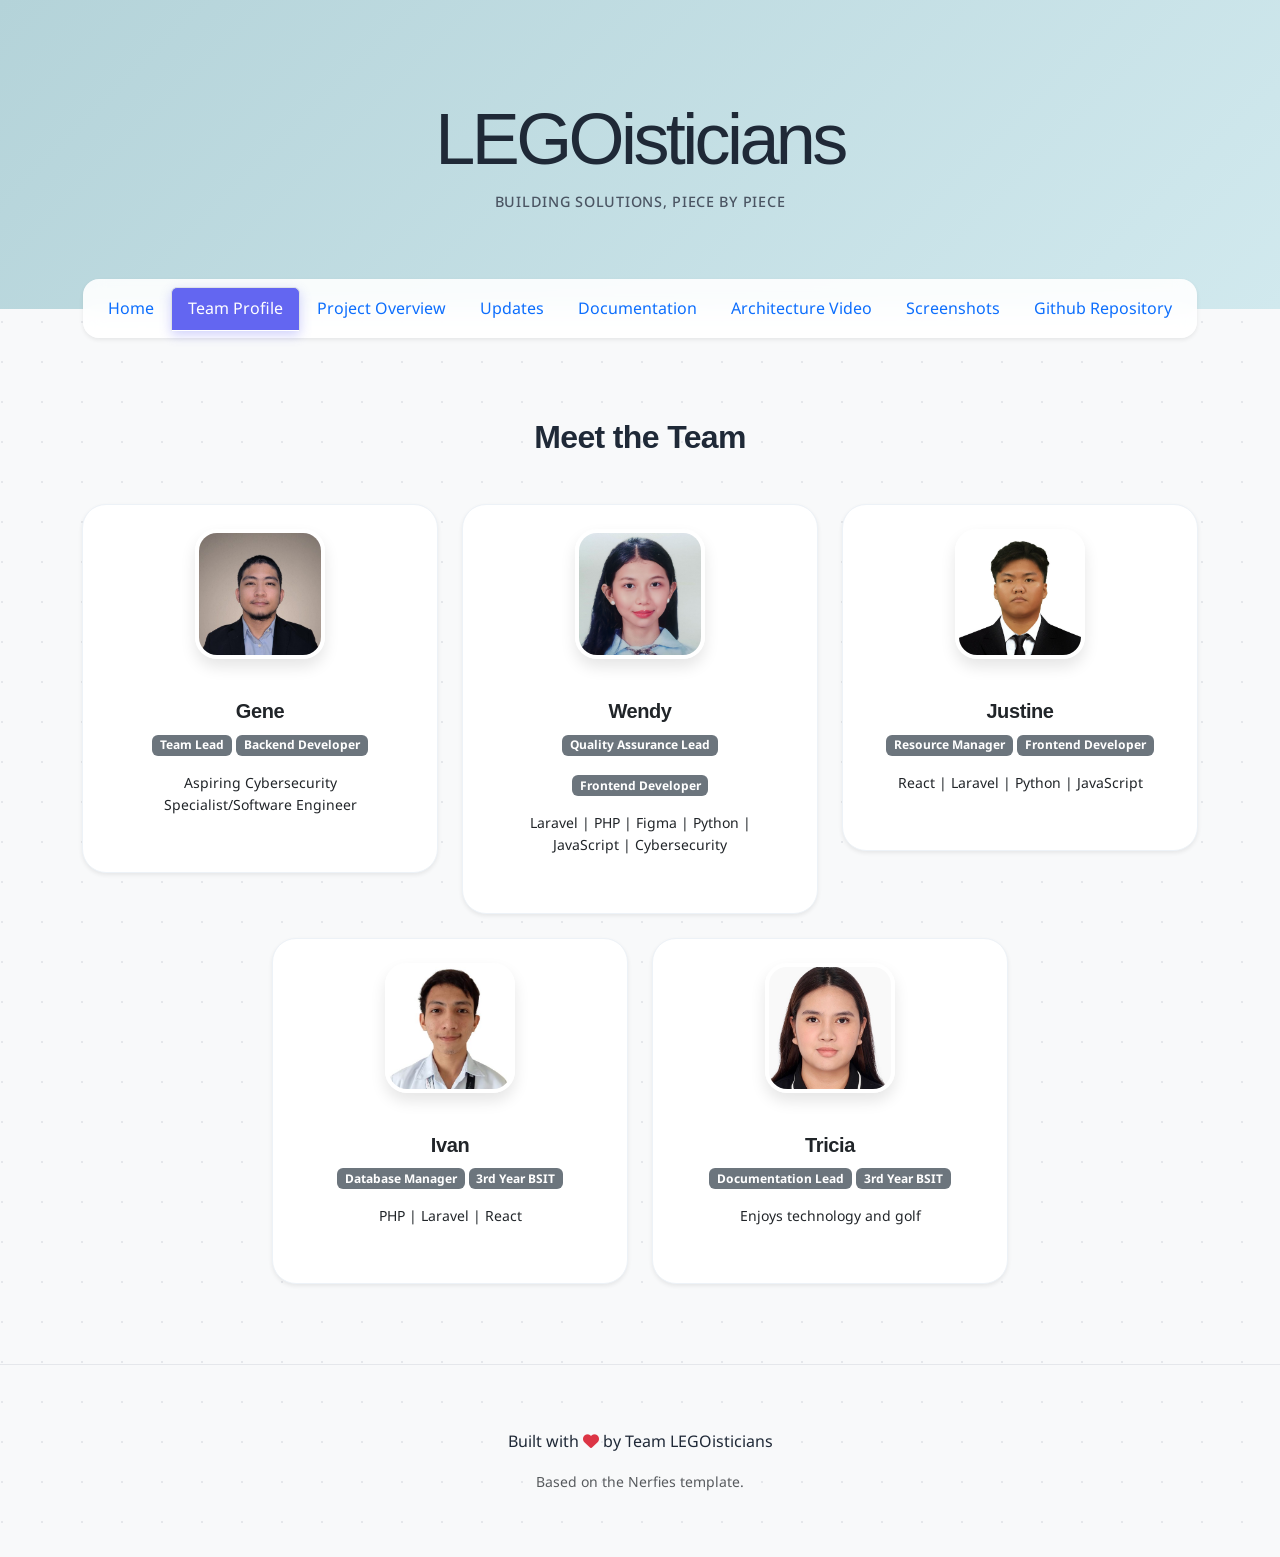
<file: team.html>
<!DOCTYPE html>
<html lang="en">
<head>
  <meta charset="utf-8">
  <meta name="viewport" content="width=device-width, initial-scale=1">
  <title>LEGOisticians - Team</title>
  <link href="https://fonts.googleapis.com/css?family=Google+Sans|Noto+Sans|Castoro" rel="stylesheet">
  <link href="https://cdn.jsdelivr.net/npm/bootstrap@5.3.0/dist/css/bootstrap.min.css" rel="stylesheet">
  <link rel="stylesheet" href="https://cdnjs.cloudflare.com/ajax/libs/font-awesome/6.4.0/css/all.min.css">
  <link rel="stylesheet" href="style.css">
</head>
<body>

<header class="hero text-center">
  <div class="container">
    <h1 class="display-4">LEGOisticians</h1>
    <p class="lead">Building Solutions, Piece by Piece</p>
  </div>
</header>

<div class="container sticky-top">
  <ul class="nav nav-tabs shadow-sm">
    <li class="nav-item">
      <a class="nav-link" href="index.html">Home</a>
    </li>
    <li class="nav-item">
      <a class="nav-link active" href="team.html">Team Profile</a>
    </li>
    <li class="nav-item">
      <a class="nav-link" href="overview.html">Project Overview</a>
    </li>
    <li class="nav-item">
      <a class="nav-link" href="updates.html">Updates</a>
    </li>
    <li class="nav-item">
      <a class="nav-link" href="documentation.html">Documentation</a>
    </li>
    <li class="nav-item">
      <a class="nav-link" href="video.html">Architecture Video</a>
    </li>
    <li class="nav-item">
      <a class="nav-link" href="screenshots.html">Screenshots</a>
    </li>
    <li class="nav-item">
      <a class="nav-link" href="repository.html">Github Repository</a>
    </li>
  </ul>
</div>

<main class="content-area">
  <div class="container">
    <h2 class="text-center mb-5">Meet the Team</h2>
    <div class="row g-4 justify-content-center">
      <div class="col-md-4">
        <div class="card team-card text-center shadow-sm">
          <img src="./static/images/gene.jpg" class="profile-img mx-auto" alt="Gene">
          <div class="card-body">
            <h5 class="card-title">Gene</h5>
            <p class="badge bg-secondary">Team Lead</p>
            <p class="badge bg-secondary">Backend Developer</p>
            <p class="small">Aspiring Cybersecurity Specialist/Software Engineer</p>
          </div>
        </div>
      </div>
      <div class="col-md-4">
        <div class="card team-card text-center shadow-sm">
          <img src="./static/images/wendy.jpg" class="profile-img mx-auto" alt="Wendy">
          <div class="card-body">
            <h5 class="card-title">Wendy</h5>
            <p class="badge bg-secondary">Quality Assurance Lead</p>
            <p class="badge bg-secondary">Frontend Developer</p>
            <p class="small">Laravel | PHP | Figma | Python | JavaScript | Cybersecurity</p>
          </div>
        </div>
      </div>
      <div class="col-md-4">
          <div class="card team-card text-center shadow-sm">
            <img src="./static/images/justine.jpg" class="profile-img mx-auto" alt="Justine">
            <div class="card-body">
              <h5 class="card-title">Justine</h5>
              <p class="badge bg-secondary">Resource Manager</p>
              <p class="badge bg-secondary">Frontend Developer</p>
              <p class="small">React | Laravel | Python | JavaScript</p>
            </div>
          </div>
        </div>
        <div class="col-md-4">
          <div class="card team-card text-center shadow-sm">
            <img src="./static/images/ivan.jpg" class="profile-img mx-auto" alt="Ivan">
            <div class="card-body">
              <h5 class="card-title">Ivan</h5>
              <p class="badge bg-secondary">Database Manager</p>
              <p class="badge bg-secondary">3rd Year BSIT</p>
              <p class="small">PHP | Laravel | React</p>
            </div>
          </div>
        </div>
        <div class="col-md-4">
          <div class="card team-card text-center shadow-sm">
            <img src="./static/images/tricia.jpg" class="profile-img mx-auto" alt="Tricia">
            <div class="card-body">
              <h5 class="card-title">Tricia</h5>
              <p class="badge bg-secondary">Documentation Lead</p>
              <p class="badge bg-secondary">3rd Year BSIT</p>
              <p class="small">Enjoys technology and golf</p>
            </div>
          </div>
        </div>
    </div>
  </div>
</main>

<footer class="footer text-center">
  <div class="container">
    <p>Built with <i class="fas fa-heart text-danger"></i> by Team LEGOisticians</p>
    <p class="small text-muted mb-0">Based on the Nerfies template.</p>
  </div>
</footer>

<script src="https://cdn.jsdelivr.net/npm/bootstrap@5.3.0/dist/js/bootstrap.bundle.min.js"></script>
</body>
</html>
</file>
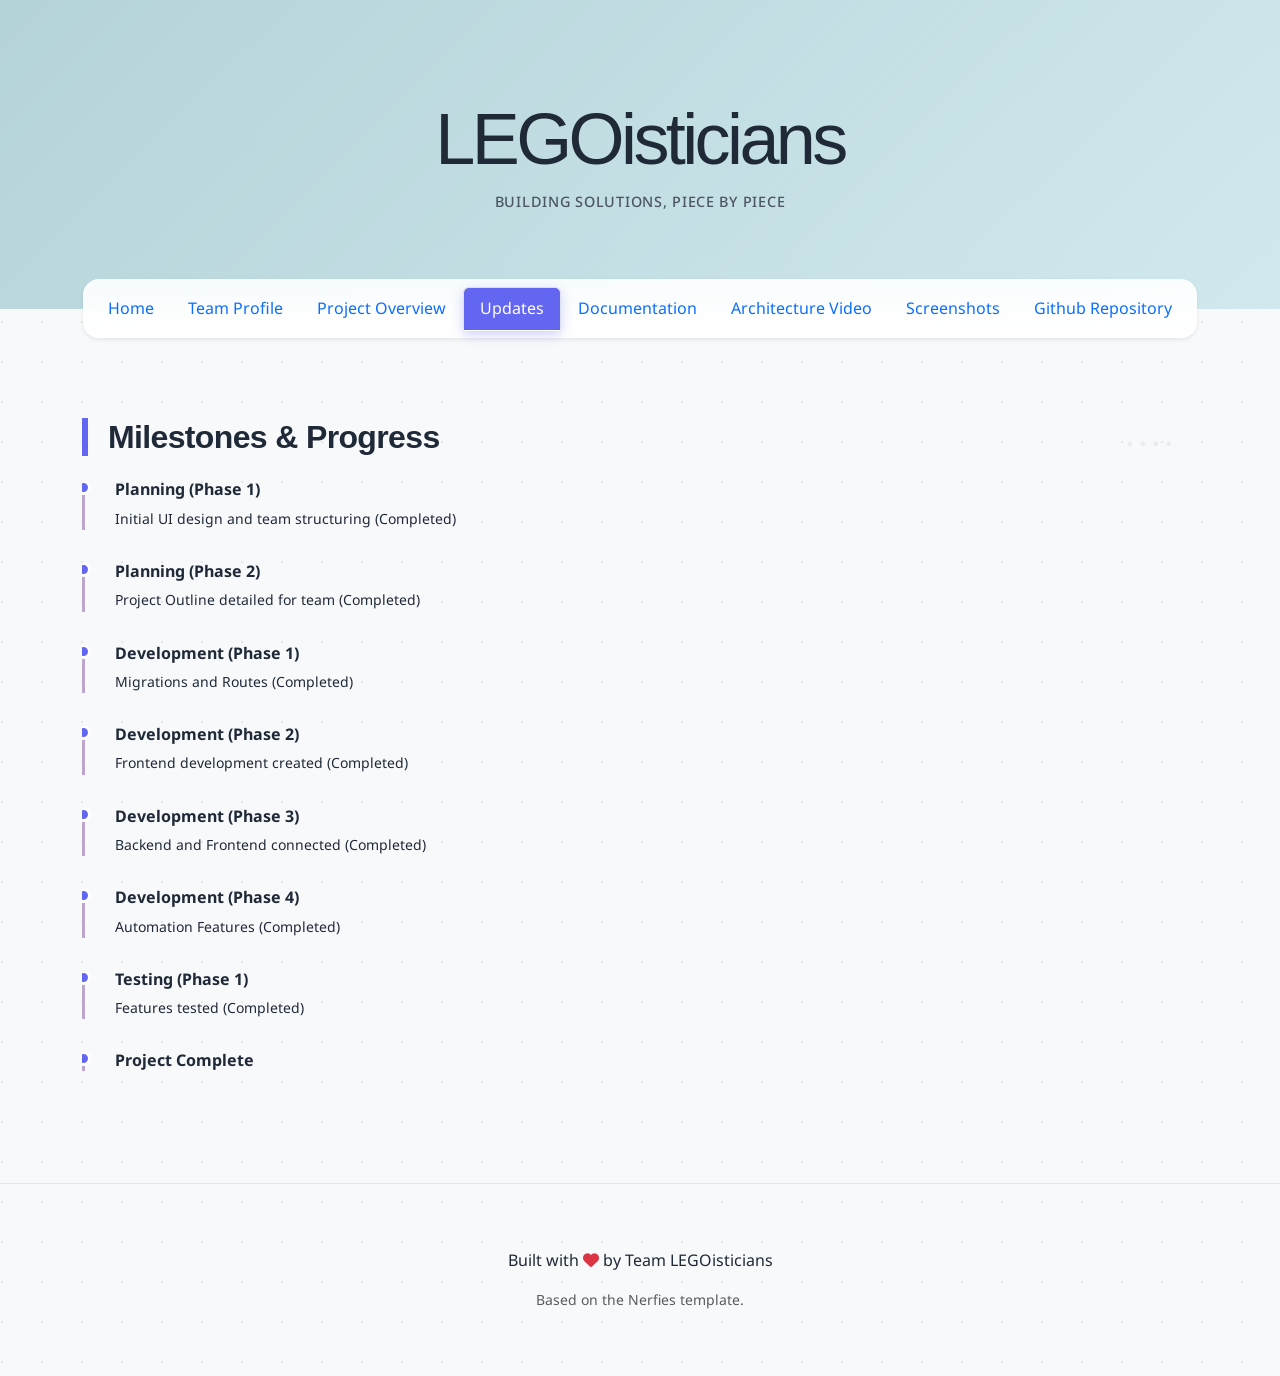
<file: updates.html>
<!DOCTYPE html>
<html lang="en">
<head>
  <meta charset="utf-8">
  <meta name="viewport" content="width=device-width, initial-scale=1">
  <title>LEGOisticians - Updates</title>
  <link href="https://fonts.googleapis.com/css?family=Google+Sans|Noto+Sans|Castoro" rel="stylesheet">
  <link href="https://cdn.jsdelivr.net/npm/bootstrap@5.3.0/dist/css/bootstrap.min.css" rel="stylesheet">
  <link rel="stylesheet" href="https://cdnjs.cloudflare.com/ajax/libs/font-awesome/6.4.0/css/all.min.css">
  <link rel="stylesheet" href="style.css">
</head>
<body>

<header class="hero text-center">
  <div class="container">
    <h1 class="display-4">LEGOisticians</h1>
    <p class="lead">Building Solutions, Piece by Piece</p>
  </div>
</header>

<div class="container sticky-top">
  <ul class="nav nav-tabs shadow-sm">
    <li class="nav-item">
      <a class="nav-link" href="index.html">Home</a>
    </li>
    <li class="nav-item">
      <a class="nav-link" href="team.html">Team Profile</a>
    </li>
    <li class="nav-item">
      <a class="nav-link" href="overview.html">Project Overview</a>
    </li>
    <li class="nav-item">
      <a class="nav-link active" href="updates.html">Updates</a>
    </li>
    <li class="nav-item">
      <a class="nav-link" href="documentation.html">Documentation</a>
    </li>
    <li class="nav-item">
      <a class="nav-link" href="video.html">Architecture Video</a>
    </li>
    <li class="nav-item">
      <a class="nav-link" href="screenshots.html">Screenshots</a>
    </li>
    <li class="nav-item">
      <a class="nav-link" href="repository.html">Github Repository</a>
    </li>
  </ul>
</div>

<main class="content-area">
  <div class="container">
    <div class="section-card">
      <h2 class="accent-border mb-4">Milestones & Progress</h2>
      <div class="timeline">
        <div class="timeline-item">
          <h6><b>Planning (Phase 1)</b></h6>
          <p class="small mb-0">Initial UI design and team structuring (Completed)</p>
        </div>
        <div class="timeline-item">
          <h6><b>Planning (Phase 2)</b></h6>
          <p class="small mb-0">Project Outline detailed for team (Completed)</p>
        </div>
        <div class="timeline-item">
          <h6><b>Development (Phase 1)</b></h6>
          <p class="small mb-0">Migrations and Routes (Completed)</p>
        </div>
        <div class="timeline-item">
          <h6><b>Development (Phase 2)</b></h6>
          <p class="small mb-0">Frontend development created (Completed)</p>
        </div>
        <div class="timeline-item">
          <h6><b>Development (Phase 3)</b></h6>
          <p class="small mb-0">Backend and Frontend connected (Completed)</p>
        </div>
        <div class="timeline-item">
          <h6><b>Development (Phase 4)</b></h6>
          <p class="small mb-0">Automation Features (Completed)</p>
        </div>
        <div class="timeline-item">
          <h6><b>Testing (Phase 1)</b></h6>
          <p class="small mb-0">Features tested (Completed)</p>
        </div>
        <div class="timeline-item">
          <h6><b>Project Complete</b></h6>
        </div>
      </div>
    </div>
  </div>
</main>

<footer class="footer text-center">
  <div class="container">
    <p>Built with <i class="fas fa-heart text-danger"></i> by Team LEGOisticians</p>
    <p class="small text-muted mb-0">Based on the Nerfies template.</p>
  </div>
</footer>

<script src="https://cdn.jsdelivr.net/npm/bootstrap@5.3.0/dist/js/bootstrap.bundle.min.js"></script>
</body>
</html>
</file>
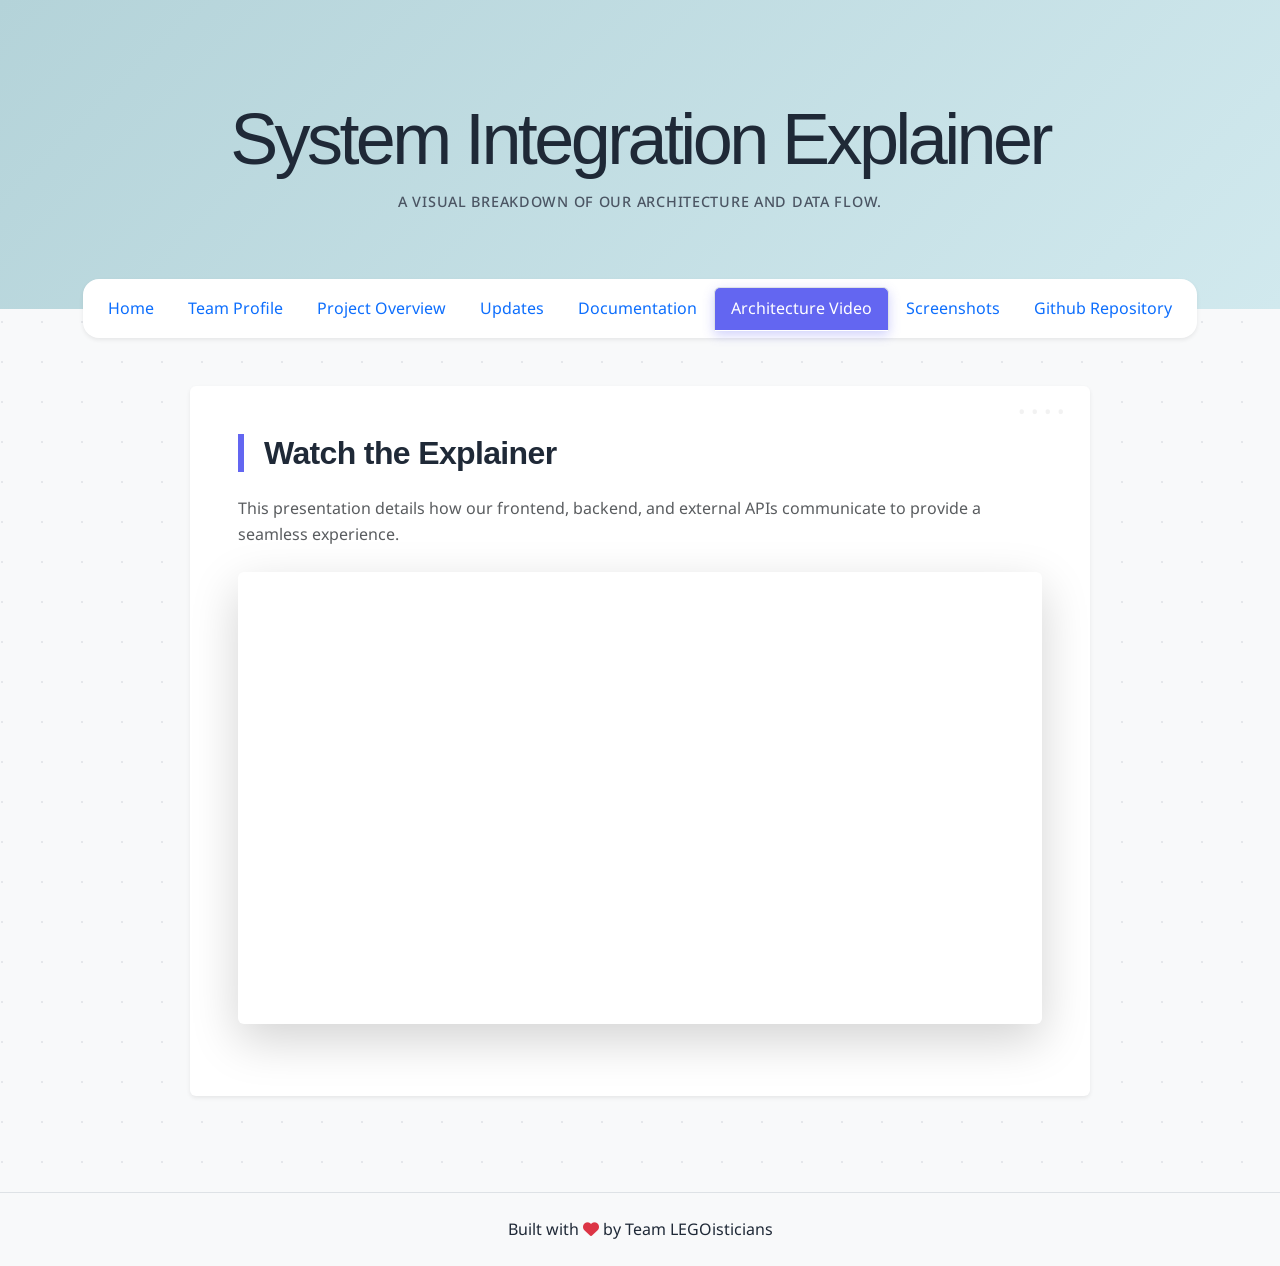
<file: video.html>
<!DOCTYPE html>
<html lang="en">
<head>
  <meta charset="utf-8">
  <meta name="viewport" content="width=device-width, initial-scale=1">
  <title>LEGOisticians - Architecture Video</title>
  <link href="https://fonts.googleapis.com/css?family=Google+Sans|Noto+Sans|Castoro" rel="stylesheet">
  <link href="https://cdn.jsdelivr.net/npm/bootstrap@5.3.0/dist/css/bootstrap.min.css" rel="stylesheet">
  <link rel="stylesheet" href="https://cdnjs.cloudflare.com/ajax/libs/font-awesome/6.4.0/css/all.min.css">
  <link rel="stylesheet" href="style.css">
</head>
<body>

<header class="hero text-center">
  <div class="container">
    <h1 class="display-4">System Integration Explainer</h1>
    <p class="lead">A visual breakdown of our architecture and data flow.</p>
  </div>
</header>

<div class="container sticky-top">
  <ul class="nav nav-tabs shadow-sm bg-white">
    <li class="nav-item"><a class="nav-link" href="index.html">Home</a></li>
    <li class="nav-item"><a class="nav-link" href="team.html">Team Profile</a></li>
    <li class="nav-item"><a class="nav-link" href="overview.html">Project Overview</a></li>
    <li class="nav-item"><a class="nav-link" href="updates.html">Updates</a></li>
    <li class="nav-item"><a class="nav-link" href="documentation.html">Documentation</a></li>
    <li class="nav-item"><a class="nav-link active" href="video.html">Architecture Video</a></li>
    <li class="nav-item">
      <a class="nav-link" href="screenshots.html">Screenshots</a>
    </li>
    <li class="nav-item">
      <a class="nav-link" href="repository.html">Github Repository</a>
    </li>
  </ul>
</div>

<main class="content-area py-5">
  <div class="container">
    <div class="section-card bg-white p-5 rounded shadow-sm text-center mx-auto" style="max-width: 900px;">
      <h2 class="accent-border mb-4 text-start">Watch the Explainer</h2>
      <p class="text-muted text-start mb-4">This presentation details how our frontend, backend, and external APIs communicate to provide a seamless experience.</p>
      
      <div class="ratio ratio-16x9 shadow-lg rounded overflow-hidden mb-4">
        <iframe 
            src="https://www.youtube.com/embed/zMso0v2AAX8" 
            title="System Architecture Explainer" 
            allow="accelerometer; autoplay; clipboard-write; encrypted-media; gyroscope; picture-in-picture" 
            allowfullscreen>
        </iframe>
      </div>

    </div>
  </div>
</main>

<footer class="footer text-center mt-5 py-4 bg-light border-top">
  <div class="container">
    <p class="mb-0">Built with <i class="fas fa-heart text-danger"></i> by Team LEGOisticians</p>
  </div>
</footer>

<script src="https://cdn.jsdelivr.net/npm/bootstrap@5.3.0/dist/js/bootstrap.bundle.min.js"></script>
</body>
</html>
</file>
<file: style.css>
:root {
  --main-bg: #f8f9fa;
  --sub-bg: #B4D3D9;
  --element-color: #BDA6CE;
  --accent-color: #6366f1; /* More vibrant Indigo */
  --accent-hover: #4f46e5;
  --text-color: #1f2937;
  --card-bg: rgba(255, 255, 255, 0.8);
  --glass-border: rgba(255, 255, 255, 0.3);
}

body {
  background-color: var(--main-bg);
  background-image: radial-gradient(circle at 2px 2px, #e5e7eb 1px, transparent 0);
  background-size: 40px 40px; /* Subtle grid pattern to fit the "building" theme */
  color: var(--text-color);
  font-family: 'Noto Sans', sans-serif;
  line-height: 1.6;
}

h1, h2, h3, .card-title {
  font-family: 'Google Sans', sans-serif;
  font-weight: 800;
  letter-spacing: -0.02em;
}

/* --- Hero Branding --- */
.hero {
  background: linear-gradient(135deg, var(--sub-bg) 0%, #d1e9ee 100%);
  padding: 6rem 0 5rem 0; /* More top padding */
  text-align: center;
}

.hero h1 {
  font-size: 4.5rem;
  letter-spacing: -0.05em; /* Tighter look for "LEGOisticians" */
  margin-bottom: 0.5rem;
}

.hero .lead {
  font-weight: 500;
  color: #4b5563;
  letter-spacing: 0.05em;
  text-transform: uppercase;
  font-size: 0.9rem;
}

/* --- Navigation --- */
.sticky-top {
  top: 20px;
  z-index: 1020;
}

.nav-tabs {
  position: relative;
  display: flex; /* Changed from inline-flex */
  justify-content: center;
  max-width: fit-content;
  margin: -30px auto 0 auto; /* Centers it and pulls it up */
  left: 0; /* Remove the previous left: 50% */
  transform: none; /* Remove the previous transform */
  border: none;
  background: rgba(255, 255, 255, 0.9);
  backdrop-filter: blur(10px);
  padding: 8px;
  border-radius: 16px;
  box-shadow: 0 10px 25px rgba(0,0,0,0.05);
}

.nav-link {
  transition: all 0.2s ease-in-out;
}

.nav-link:hover:not(.active) {
  transform: translateY(-2px);
  background: white !important;
  box-shadow: 0 4px 10px rgba(0,0,0,0.05);
}
.nav-link:hover {
  background: rgba(99, 102, 241, 0.1) !important;
  color: var(--accent-color) !important;
}

.nav-link.active {
  color: white !important;
  background-color: var(--accent-color) !important;
  box-shadow: 0 4px 12px rgba(99, 102, 241, 0.3);
}

/* --- Cards & Content --- */
.content-area {
  padding: 5rem 0;
}

.section-card {
  position: relative;
  overflow: hidden;
}

/* Subtle "stud" accent at the top right */
.section-card::after {
  content: "••••";
  position: absolute;
  top: 10px;
  right: 20px;
  letter-spacing: 5px;
  font-size: 20px;
  color: rgba(0,0,0,0.05);
}

.accent-border {
  border-left: 6px solid var(--accent-color);
  padding-left: 20px;
  margin-bottom: 1.5rem;
}

/* --- Team Specifics --- */
.team-card {
  background: white;
  border: 1px solid #edf2f7;
  border-radius: 24px;
  padding: 1.5rem;
  transition: all 0.4s cubic-bezier(0.175, 0.885, 0.32, 1.275);
}

.team-card:hover {
  transform: translateY(-10px);
  box-shadow: 0 25px 50px -12px rgba(0, 0, 0, 0.1);
  border-color: var(--accent-color);
}

.profile-img {
  width: 130px;
  height: 130px;
  object-fit: cover;
  border-radius: 22px; /* Squircle look */
  border: 4px solid white;
  box-shadow: 0 8px 15px rgba(0,0,0,0.1);
  margin-bottom: 1.5rem;
}

/* --- Timeline Updates --- */
.timeline-item {
  position: relative;
  padding-left: 30px;
  border-left: 3px solid var(--element-color);
  margin-bottom: 2rem;
}

.timeline-item::before {
  content: "";
  position: absolute;
  left: -9px;
  top: 0;
  width: 15px;
  height: 15px;
  border-radius: 50%;
  background: var(--accent-color);
  border: 3px solid white;
}

/* --- Sidebar/Stats --- */
.stats-card {
  background: var(--sub-bg);
  background: linear-gradient(135deg, var(--sub-bg) 0%, #9bc2c9 100%);
  padding: 2rem;
  border-radius: 24px;
  color: var(--text-color);
}

.icon-box {
  width: 40px;
  height: 40px;
  display: inline-flex;
  align-items: center;
  justify-content: center;
  border-radius: 10px;
  background: rgba(255, 255, 255, 0.5);
  margin-right: 10px;
  color: var(--accent-color);
}

/* --- Footer --- */
.footer {
  padding: 4rem 0;
  border-top: 1px solid #e5e7eb;
}
</file>
